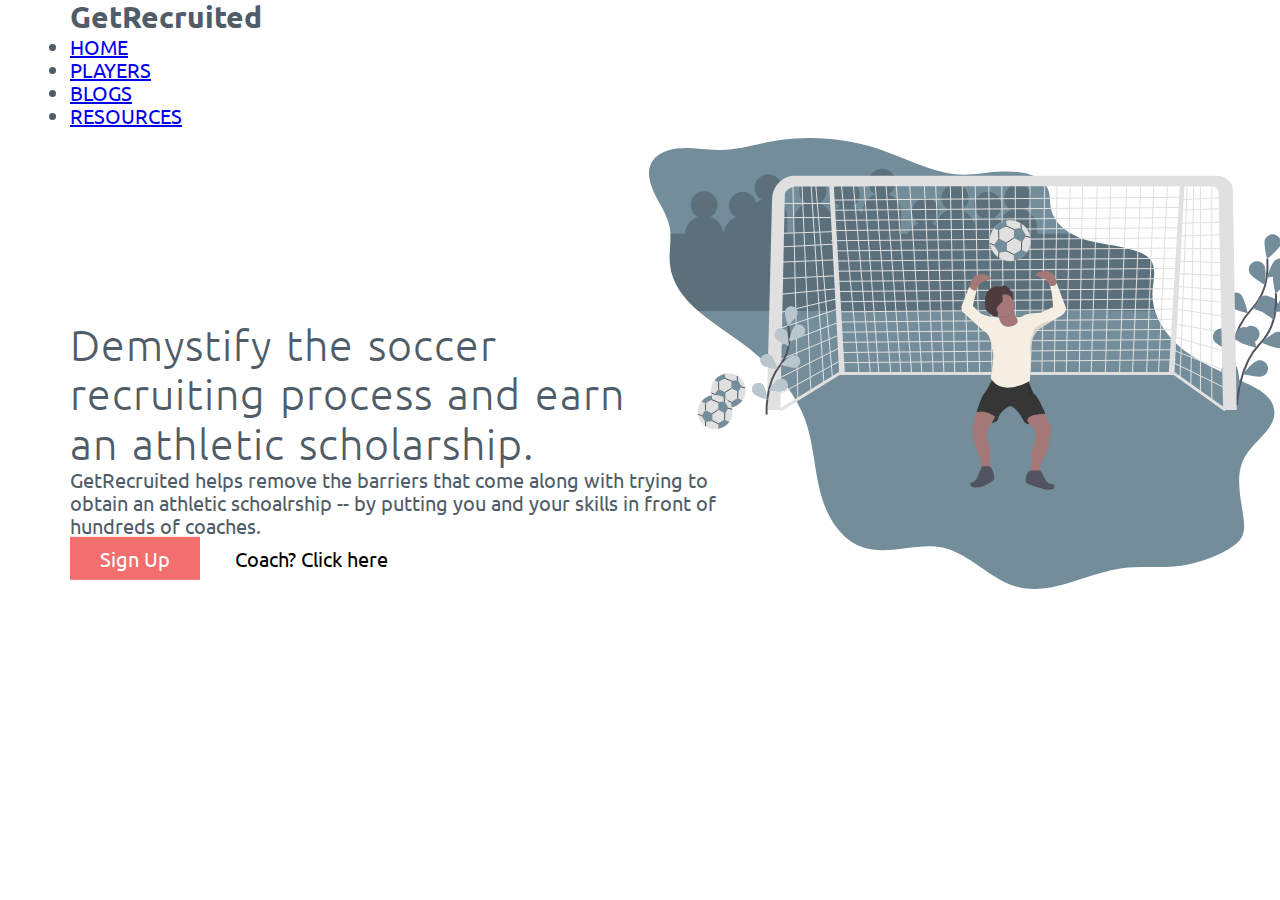
<file: index.html>
<!DOCTYPE html>
<html lang="en">
  <head>
    <meta charset="utf-8">
    <link rel="stylesheet" type="text/css" href="vendors/css/normalize.css">
    <link rel="stylesheet" type="text/css" href="vendors/css/grid.css">
    <link rel="stylesheet" type="text/css" href="resources/css/style.css">
    <link href="https://fonts.googleapis.com/css?family=Ubuntu:400,700" rel="stylesheet">
    <title>Get Recruited</title>
  </head>
  <body>
    <header>
      <nav class="navigation-bar">
        <div class="row">
            <h2>GetRecruited</h2>
            <ul class="main-nav">
                <li><a href="#">HOME</a></li>
                <li><a href="#">PLAYERS</a></li>
                <li><a href="#">BLOGS</a></li>
                <li><a href="#">RESOURCES</a></li>
            </ul>
        </div>
      </nav>
      <div class="row box">
        <div class="col span-1-of-2">
          <div class="welcome-text-box">
            <h1>Demystify the soccer <br>recruiting process and earn<br> an athletic scholarship.</h1>
            <p>GetRecruited helps remove the barriers that come along with trying to<br> obtain an athletic schoalrship -- by putting you and your skills in front of<br> hundreds of coaches. </p>
            <a class="btn btn-sign-up" href="#">Sign Up</a>
            <a class="btn btn-coach" href="#">Coach? Click here</a>
          </div>
        </div>
        <div class="col span-1-of-2">
          <div class="goal-image">
            <img src="resources/images/undraw_goal_0v5v.svg" alt"Goal Image">
          </div>
        </div>
      </div>
    </header>
  </body>
</html>
</file>
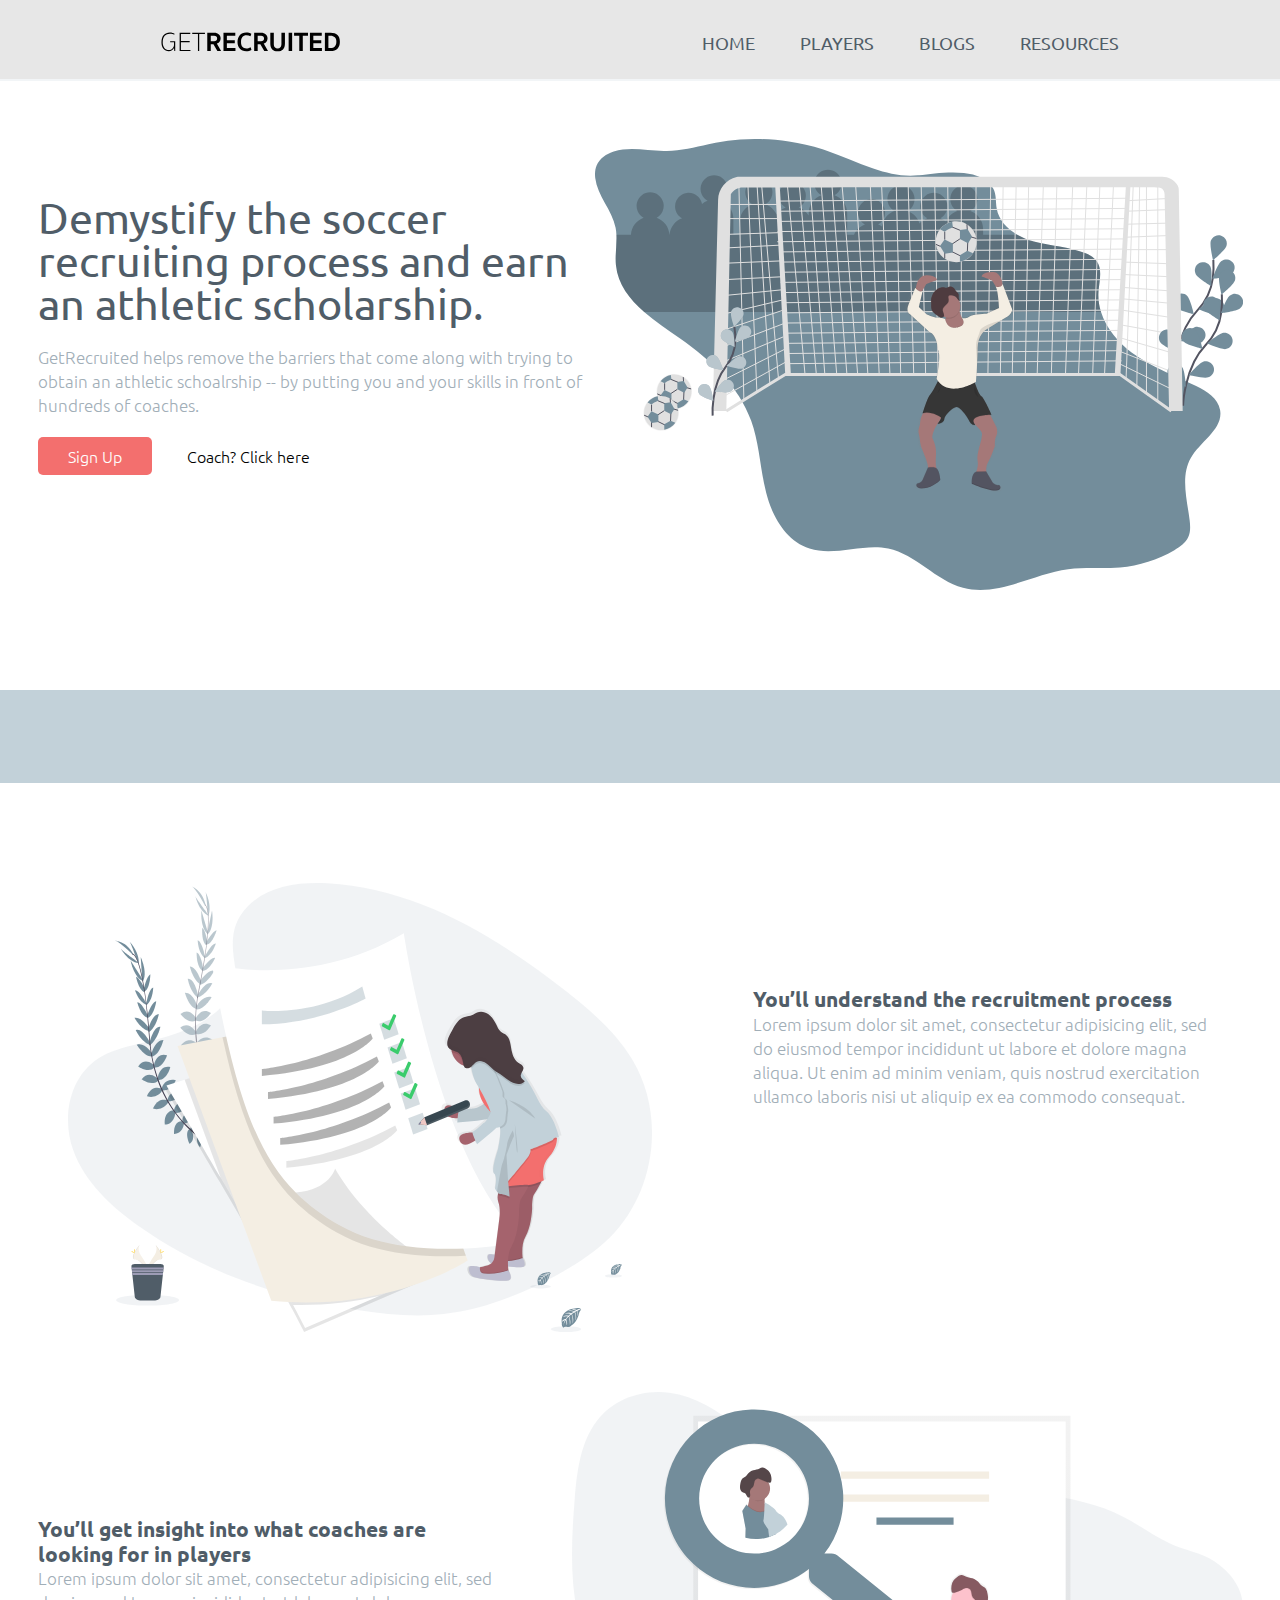
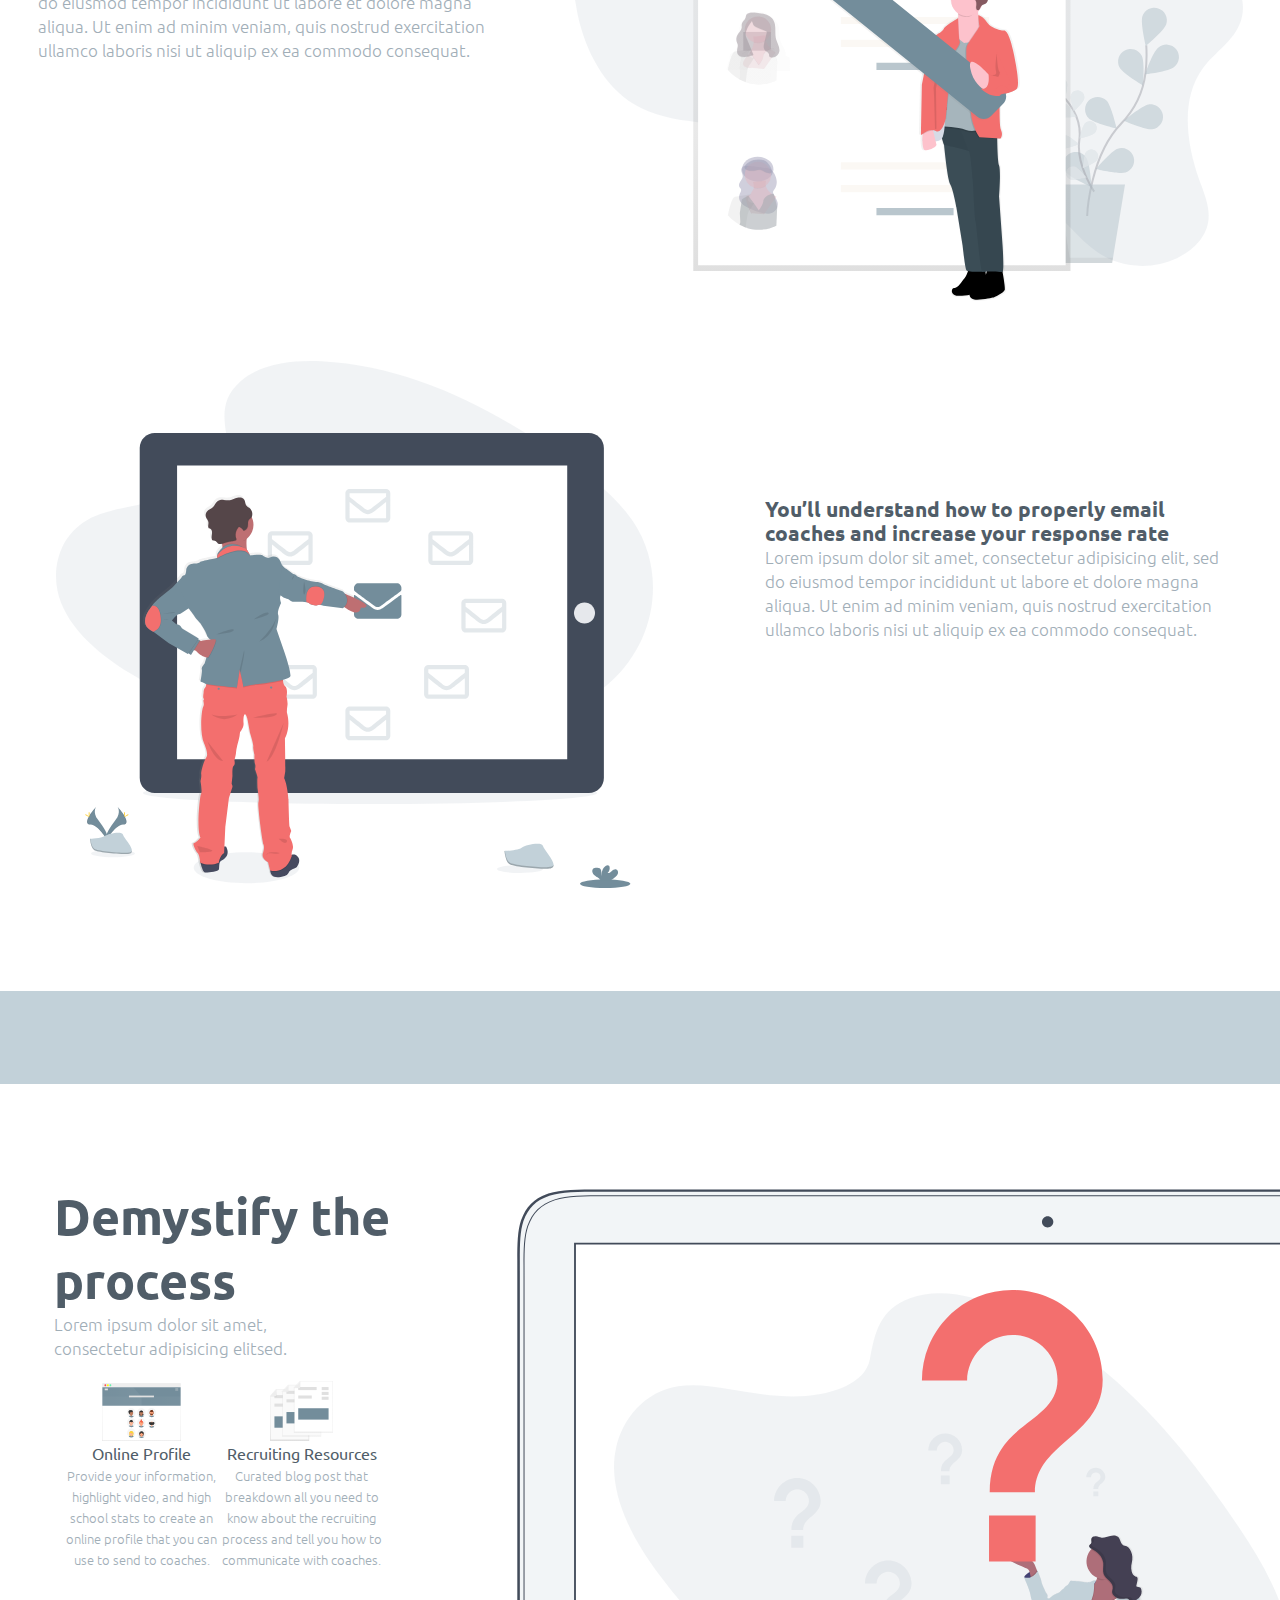
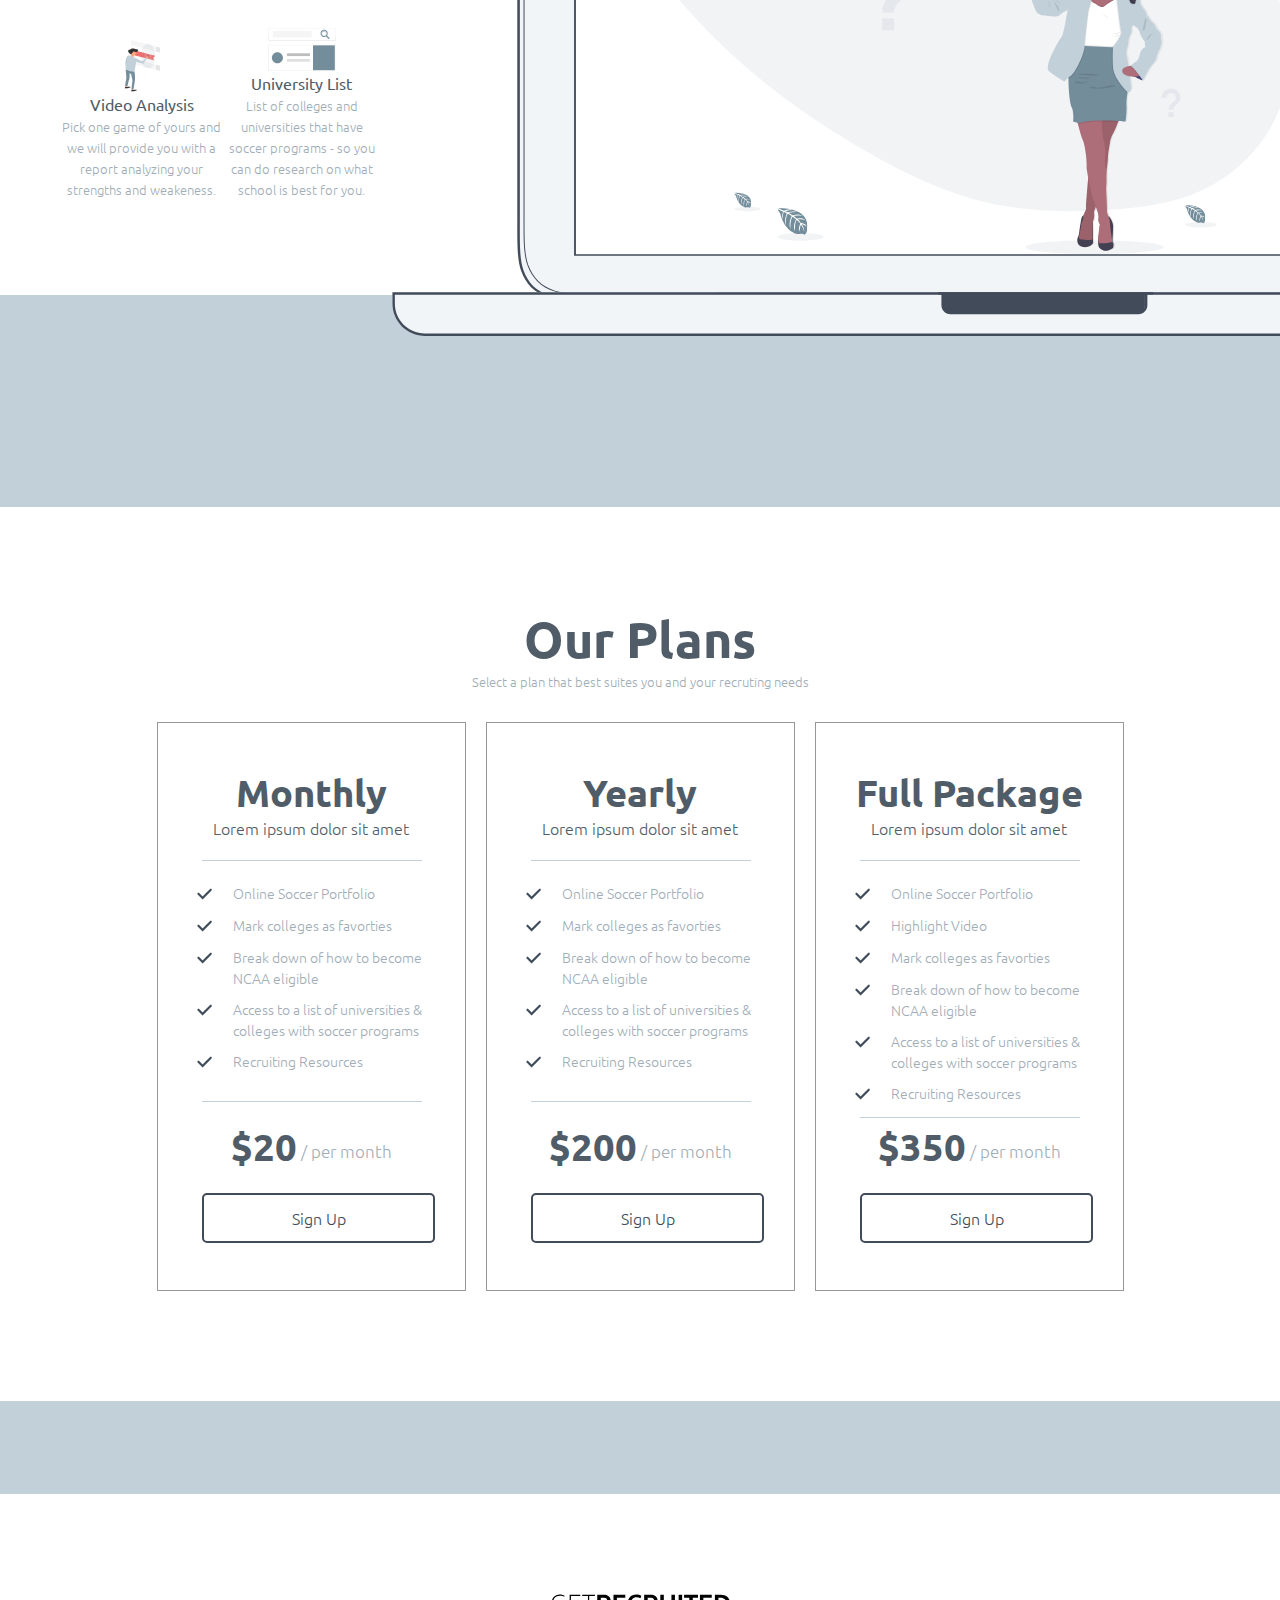
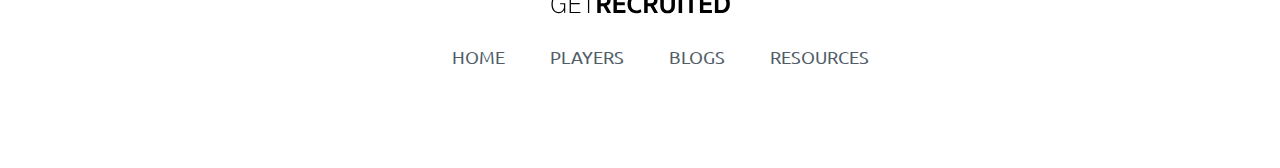
<file: index1.html>
<!DOCTYPE html>
<html lang="en">
  <head>
    <meta charset="utf-8">
    <link rel="stylesheet" type="text/css" href="vendors/css/normalize.css">
    <link rel="stylesheet" type="text/css" href="resources/css/style1.css">
    <link href="https://fonts.googleapis.com/css?family=Ubuntu:300,400,700" rel="stylesheet">
    <title>Get Recruited</title>
  </head>
  <body>
    <header>
      <nav class="navigation-bar">
        <div class="container">
            <img src="resources/images/GetRecruited.svg" alt="GetRecruited">
            <ul class="main-nav">
                <li><a href="#">HOME</a></li>
                <li><a href="#">PLAYERS</a></li>
                <li><a href="#">BLOGS</a></li>
                <li><a href="#">RESOURCES</a></li>
            </ul>
        </div>
      </nav>
      <div class="flex-container-1">
        <div class="flex-item">
          <div class="welcome-text-box">
            <h1>Demystify the soccer <br>recruiting process and earn<br> an athletic scholarship.</h1>
            <p>GetRecruited helps remove the barriers that come along with trying to<br> obtain an athletic schoalrship -- by putting you and your skills in front of<br> hundreds of coaches. </p>
            <a class="btn btn-sign-up" href="#">Sign Up</a>
            <a class="btn btn-coach" href="#">Coach? Click here</a>
          </div>
        </div>
        <div class="flex-item">
          <div class="goal-image">
            <img src="resources/images/undraw_goal_0v5v.svg" alt"Goal Image">
          </div>
        </div>
      </div>
      <hr>
      <div class="flex-container-2 wrap-effect">
        <div class="flex-item">
          <div class="todo-image">
            <img src="resources/images/undraw_to_do_list_a49b.svg" alt"To-do List Image">
          </div>
        </div>
        <div class="flex-item">
          <div class="benefits-text-box-1">
            <h3>You’ll understand the recruitment process</h3>
            <p>Lorem ipsum dolor sit amet, consectetur adipisicing elit, sed do eiusmod tempor incididunt ut labore et dolore magna aliqua. Ut enim ad minim veniam, quis nostrud exercitation ullamco laboris nisi ut aliquip ex ea commodo consequat.</p>
          </div>
        </div>
      </div>
      <div class="flex-container-2">
        <div class="flex-item">
          <div class="benefits-text-box-2">
            <h3>You’ll get insight into what coaches are looking for in players</h3>
            <p>Lorem ipsum dolor sit amet, consectetur adipisicing elit, sed do eiusmod tempor incididunt ut labore et dolore magna aliqua. Ut enim ad minim veniam, quis nostrud exercitation ullamco laboris nisi ut aliquip ex ea commodo consequat.</p>
          </div>
        </div>
        <div class="flex-item">
          <div class="search-image">
            <img src="resources/images/undraw_people_search_wctu.svg" alt"Search Image">
          </div>
        </div>
      </div>
      <div class="flex-container-2 wrap-effect">
        <div class="flex-item">
          <div class="email-image">
            <img src="resources/images/undraw_emails_6uqr.svg" alt"Email Image">
          </div>
        </div>
        <div class="flex-item">
          <div class="benefits-text-box-2">
            <h3>You’ll understand how to properly email coaches and increase your response rate</h3>
            <p>Lorem ipsum dolor sit amet, consectetur adipisicing elit, sed do eiusmod tempor incididunt ut labore et dolore magna aliqua. Ut enim ad minim veniam, quis nostrud exercitation ullamco laboris nisi ut aliquip ex ea commodo consequat.</p>
          </div>
        </div>
      </div>
      <hr>
      <div class="flex-container-1">
        <div class="flex-item">
          <div class="flex-container-3">
            <div class="flex-item">
              <div>
                <h2>Demystify the<br>process</h2>
                <p>Lorem ipsum dolor sit amet,<br>consectetur adipisicing elitsed.</p>
              </div>
            </div>
            <div class="flex-item">
              <div class="flex-container-4">
                <div class="flex-container-5 bullet-box">
                  <div class="process-image">
                    <img src="resources/images/undraw_about_us_page_ee1k.svg" alt"Email Image">
                  </div>
                  <h4>Online Profile</h4>
                  <p class="small-paragraph">Provide your information, highlight video, and high school stats to create an online profile that you can use to send to coaches.</p>
                </div>
                <div class="flex-container-5 bullet-box">
                  <div class="process-image">
                    <img src="resources/images/undraw_files1_9ool.svg" alt"Email Image">
                  </div>
                  <h4>Recruiting Resources</h4>
                  <p class="small-paragraph">Curated blog post that breakdown all you need to know about the recruiting process and tell you how to communicate with coaches.</p>
                </div>
              </div>
              <div class="flex-container-4">
                <div class="flex-container-5 bullet-box">
                  <div class="process-image">
                    <img src="resources/images/undraw_choose_80qg.svg" alt"Selection Image">
                  </div>
                  <h4>Video Analysis</h4>
                  <p class="small-paragraph">Pick one game of yours and we will provide you with a report analyzing your strengths and weakeness.</p>
                </div>
                <div class="flex-container-5 bullet-box">
                  <div class="process-image">
                    <img src="resources/images/undraw_search_2dfv.svg" alt"Email Image">
                  </div>
                  <h4>University List</h4>
                  <p class="small-paragraph">List of colleges and universities that have soccer programs - so you can do research on what school is best for you.</p>
                </div>
              </div>
            </div>
          </div>
        </div>
        <div class="flex-item">
          <div class="laptop-image">
            <img src="resources/images/Laptop.svg" alt"Laptop Image">
          </div>
        </div>
      </div>
      <hr class="large-hr">
      <div>
        <h2 class="h2-centered">Our Plans</h2>
        <p class="small-paragraph">Select a plan that best suites you and your recruting needs</p>
        <div class="flex-container-6">
          <div class="feature-box">
            <h5>Monthly</h5>
            <p class="dark-paragraph">Lorem ipsum dolor sit amet</p>
            <hr class="small-hr">
            <div class="feature-flex">
              <div class="feature-line">
                <img src="resources/images/icon.svg" alt"Check Icon"><p class="feature-paragraph">Online Soccer Portfolio</p>
              </div>
              <div class="feature-line">
                <img src="resources/images/icon.svg" alt"Check Icon"><p class="feature-paragraph">Mark colleges as favorties</p>
              </div>
              <div class="feature-line">
                <img src="resources/images/icon.svg" alt"Check Icon"><p class="feature-paragraph">Break down of how to become NCAA eligible</p>
              </div>
              <div class="feature-line">
                <img src="resources/images/icon.svg" alt"Check Icon"><p class="feature-paragraph">Access to a list of universities & colleges with soccer programs</p>
              </div>
              <div class="feature-line">
                <img src="resources/images/icon.svg" alt"Check Icon"><p class="feature-paragraph">Recruiting Resources</p>
              </div>
            </div>
            <hr class="small-hr">
            <div class="feature-pricing">
                <h5 class="pricing-h5">$20</h5><p class="pricing-paragraph">/ per month</p>
            </div>
            <a class="feature-btn" href="#">Sign Up</a>
          </div>
          <div class="feature-box">
            <h5>Yearly</h5>
            <p class="dark-paragraph">Lorem ipsum dolor sit amet</p>
            <hr class="small-hr">
            <div class="feature-flex">
              <div class="feature-line">
                <img src="resources/images/icon.svg" alt"Check Icon"><p class="feature-paragraph">Online Soccer Portfolio</p>
              </div>
              <div class="feature-line">
                <img src="resources/images/icon.svg" alt"Check Icon"><p class="feature-paragraph">Mark colleges as favorties</p>
              </div>
              <div class="feature-line">
                <img src="resources/images/icon.svg" alt"Check Icon"><p class="feature-paragraph">Break down of how to become NCAA eligible</p>
              </div>
              <div class="feature-line">
                <img src="resources/images/icon.svg" alt"Check Icon"><p class="feature-paragraph">Access to a list of universities & colleges with soccer programs</p>
              </div>
              <div class="feature-line">
                <img src="resources/images/icon.svg" alt"Check Icon"><p class="feature-paragraph">Recruiting Resources</p>
              </div>
            </div>
            <hr class="small-hr">
            <div class="feature-pricing">
                <h5 class="pricing-h5">$200</h5><p class="pricing-paragraph">/ per month</p>
            </div>
            <a class="feature-btn" href="#">Sign Up</a>
          </div>
          <div class="feature-box">
            <h5>Full Package</h5>
            <p class="dark-paragraph">Lorem ipsum dolor sit amet</p>
            <hr class="small-hr">
            <div class="feature-flex">
              <div class="feature-line">
                <img src="resources/images/icon.svg" alt"Check Icon"><p class="feature-paragraph">Online Soccer Portfolio</p>
              </div>
              <div class="feature-line">
                <img src="resources/images/icon.svg" alt"Check Icon"><p class="feature-paragraph">Highlight Video</p>
              </div>
              <div class="feature-line">
                <img src="resources/images/icon.svg" alt"Check Icon"><p class="feature-paragraph">Mark colleges as favorties</p>
              </div>
              <div class="feature-line">
                <img src="resources/images/icon.svg" alt"Check Icon"><p class="feature-paragraph">Break down of how to become NCAA eligible</p>
              </div>
              <div class="feature-line">
                <img src="resources/images/icon.svg" alt"Check Icon"><p class="feature-paragraph">Access to a list of universities & colleges with soccer programs</p>
              </div>
              <div class="feature-line">
                <img src="resources/images/icon.svg" alt"Check Icon"><p class="feature-paragraph">Recruiting Resources</p>
              </div>
            </div>
            <hr class="small-hr reduced-margin-hr">
            <div class="feature-pricing">
                <h5 class="pricing-h5">$350</h5><p class="pricing-paragraph">/ per month</p>
            </div>
            <a class="feature-btn" href="#">Sign Up</a>
          </div>
        </div>
      </div>
      <hr>
      <div class="container-2">
          <img src="resources/images/GetRecruited.svg" alt="GetRecruited"  class="get-recruited">
          <ul class="main-nav">
              <li><a href="#">HOME</a></li>
              <li><a href="#">PLAYERS</a></li>
              <li><a href="#">BLOGS</a></li>
              <li><a href="#">RESOURCES</a></li>
          </ul>
      </div>
    </header>
  </body>
</html>
</file>
<file: vendors/css/grid.css>
/*  SECTIONS  ============================================================================= */

.section {
	clear: both;
	padding: 0px;
	margin: 0px;
}

/*  GROUPING  ============================================================================= */

.row {
    zoom: 1; /* For IE 6/7 (trigger hasLayout) */
}

.row:before,
.row:after {
    content:"";
    display:table;
}
.row:after {
    clear:both;
}

/*  GRID COLUMN SETUP   ==================================================================== */

.col {
	display: block;
	float:left;
	margin: 1% 0 1% 1.6%;
}

.col:first-child { margin-left: 0; } /* all browsers except IE6 and lower */


/*  REMOVE MARGINS AS ALL GO FULL WIDTH AT 480 PIXELS */

@media only screen and (max-width: 480px) {
	.col { 
		/*margin: 1% 0 1% 0%;*/
        margin: 0;
	}
}


/*  GRID OF TWO   ============================================================================= */


.span-2-of-2 {
	width: 100%;
}

.span-1-of-2 {
	width: 49.2%;
}

/*  GO FULL WIDTH AT LESS THAN 480 PIXELS */

@media only screen and (max-width: 480px) {
	.span-2-of-2 {
		width: 100%; 
	}
	.span-1-of-2 {
		width: 100%; 
	}
}


/*  GRID OF THREE   ============================================================================= */

	
.span-3-of-3 {
	width: 100%; 
}

.span-2-of-3 {
	width: 66.13%; 
}

.span-1-of-3 {
	width: 32.26%; 
}


/*  GO FULL WIDTH AT LESS THAN 480 PIXELS */

@media only screen and (max-width: 480px) {
	.span-3-of-3 {
		width: 100%; 
	}
	.span-2-of-3 {
		width: 100%; 
	}
	.span-1-of-3 {
		width: 100%;
	}
}

/*  GRID OF FOUR   ============================================================================= */

	
.span-4-of-4 {
	width: 100%; 
}

.span-3-of-4 {
	width: 74.6%; 
}

.span-2-of-4 {
	width: 49.2%; 
}

.span-1-of-4 {
	width: 23.8%; 
}


/*  GO FULL WIDTH AT LESS THAN 480 PIXELS */

@media only screen and (max-width: 480px) {
	.span-4-of-4 {
		width: 100%; 
	}
	.span-3-of-4 {
		width: 100%; 
	}
	.span-2-of-4 {
		width: 100%; 
	}
	.span-1-of-4 {
		width: 100%; 
	}
}


/*  GRID OF FIVE   ============================================================================= */

	
.span-5-of-5 {
	width: 100%;
}

.span-4-of-5 {
  	width: 79.68%; 
}

.span-3-of-5 {
  	width: 59.36%; 
}

.span-2-of-5 {
  	width: 39.04%;
}

.span-1-of-5 {
  	width: 18.72%;
}


/*  GO FULL WIDTH AT LESS THAN 480 PIXELS */

@media only screen and (max-width: 480px) {
	.span-5-of-5 {
		width: 100%; 
	}
	.span-4-of-5 {
		width: 100%; 
	}
	.span-3-of-5 {
		width: 100%; 
	}
	.span-2-of-5 {
		width: 100%; 
	}
	.span-1-of-5 {
		width: 100%; 
	}
}


/*  GRID OF SIX   ============================================================================= */


.span-6-of-6 {
	width: 100%;
}

.span-5-of-6 {
  	width: 83.06%;
}

.span-4-of-6 {
  	width: 66.13%;
}

.span-3-of-6 {
  	width: 49.2%;
}

.span-2-of-6 {
  	width: 32.26%;
}

.span-1-of-6 {
  	width: 15.33%;
}


/*  GO FULL WIDTH AT LESS THAN 480 PIXELS */

@media only screen and (max-width: 480px) {
	.span-6-of-6 {
		width: 100%; 
	}
	.span-5-of-6 {
		width: 100%; 
	}
	.span-4-of-6 {
		width: 100%; 
	}
	.span-3-of-6 {
		width: 100%; 
	}
	.span-2-of-6 {
		width: 100%; 
	}
	.span-1-of-6 {
		width: 100%; 
	}
}



/*  GRID OF SEVEN   ============================================================================= */


.span-7-of-7 {
	width: 100%;
}

.span-6-of-7 {
	width: 85.48%;
}

.span-5-of-7 {
  	width: 70.97%;
}

.span-4-of-7 {
  	width: 56.45%;
}

.span-3-of-7 {
  	width: 41.94%;
}

.span-2-of-7 {
  	width: 27.42%;
}

.span-1-of-7 {
  	width: 12.91%;
}


/*  GO FULL WIDTH AT LESS THAN 480 PIXELS */

@media only screen and (max-width: 480px) {
	.span-7-of-7 {
		width: 100%; 
	}
	.span-6-of-7 {
		width: 100%; 
	}
	.span-5-of-7 {
		width: 100%; 
	}
	.span-4-of-7 {
		width: 100%; 
	}
	.span-3-of-7 {
		width: 100%; 
	}
	.span-2-of-7 {
		width: 100%; 
	}
	.span-1-of-7 {
		width: 100%; 
	}
}


/*  GRID OF EIGHT   ============================================================================= */

	
.span-8-of-8 {
	width: 100%;
}

.span-7-of-8 {
	width: 87.3%; 
}

.span-6-of-8 {
	width: 74.6%; 
}

.span-5-of-8 {
	width: 61.9%; 
}

.span-4-of-8 {
	width: 49.2%; 
}

.span-3-of-8 {
	width: 36.5%;
}

.span-2-of-8 {
	width: 23.8%; 
}

.span-1-of-8 {
	width: 11.1%; 
}


/*  GO FULL WIDTH AT LESS THAN 480 PIXELS */

@media only screen and (max-width: 480px) {
	.span-8-of-8 {
		width: 100%; 
	}
	.span-7-of-8 {
		width: 100%; 
	}
	.span-6-of-8 {
		width: 100%; 
	}
	.span-5-of-8 {
		width: 100%; 
	}
	.span-4-of-8 {
		width: 100%; 
	}
	.span-3-of-8 {
		width: 100%; 
	}
	.span-2-of-8 {
		width: 100%; 
	}
	.span-1-of-8 {
		width: 100%; 
	}
}


/*  GRID OF NINE   ============================================================================= */


.span-9-of-9 {
	width: 100%;
}

.span-8-of-9 {
	width: 88.71%;
}

.span-7-of-9 {
	width: 77.42%; 
}

.span-6-of-9 {
	width: 66.13%; 
}

.span-5-of-9 {
	width: 54.84%; 
}

.span-4-of-9 {
	width: 43.55%; 
}

.span-3-of-9 {
	width: 32.26%;
}

.span-2-of-9 {
	width: 20.97%; 
}

.span-1-of-9 {
	width: 9.68%; 
}


/*  GO FULL WIDTH AT LESS THAN 480 PIXELS */

@media only screen and (max-width: 480px) {
	.span-9-of-9 {
		width: 100%; 
	}
	.span-8-of-9 {
		width: 100%; 
	}
	.span-7-of-9 {
		width: 100%; 
	}
	.span-6-of-9 {
		width: 100%; 
	}
	.span-5-of-9 {
		width: 100%; 
	}
	.span-4-of-9 {
		width: 100%; 
	}
	.span-3-of-9 {
		width: 100%; 
	}
	.span-2-of-9 {
		width: 100%; 
	}
	.span-1-of-9 {
		width: 100%; 
	}
}


/*  GRID OF TEN   ============================================================================= */


.span-10-of-10 {
	width: 100%;
}

.span-9-of-10 {
	width: 89.84%;
}

.span-8-of-10 {
	width: 79.68%;
}

.span-7-of-10 {
	width: 69.52%; 
}

.span-6-of-10 {
	width: 59.36%; 
}

.span-5-of-10 {
	width: 49.2%; 
}

.span-4-of-10 {
	width: 39.04%; 
}

.span-3-of-10 {
	width: 28.88%;
}

.span-2-of-10 {
	width: 18.72%; 
}

.span-1-of-10 {
	width: 8.56%; 
}


/*  GO FULL WIDTH AT LESS THAN 480 PIXELS */

@media only screen and (max-width: 480px) {
	.span-10-of-10 {
		width: 100%; 
	}
	.span-9-of-10 {
		width: 100%; 
	}
	.span-8-of-10 {
		width: 100%; 
	}
	.span-7-of-10 {
		width: 100%; 
	}
	.span-6-of-10 {
		width: 100%; 
	}
	.span-5-of-10 {
		width: 100%; 
	}
	.span-4-of-10 {
		width: 100%; 
	}
	.span-3-of-10 {
		width: 100%; 
	}
	.span-2-of-10 {
		width: 100%; 
	}
	.span-1-of-10 {
		width: 100%; 
	}
}


/*  GRID OF ELEVEN   ============================================================================= */

.span-11-of-11 {
	width: 100%;
}

.span-10-of-11 {
	width: 90.76%;
}

.span-9-of-11 {
	width: 81.52%;
}

.span-8-of-11 {
	width: 72.29%;
}

.span-7-of-11 {
	width: 63.05%; 
}

.span-6-of-11 {
	width: 53.81%; 
}

.span-5-of-11 {
	width: 44.58%; 
}

.span-4-of-11 {
	width: 35.34%; 
}

.span-3-of-11 {
	width: 26.1%;
}

.span-2-of-11 {
	width: 16.87%; 
}

.span-1-of-11 {
	width: 7.63%; 
}


/*  GO FULL WIDTH AT LESS THAN 480 PIXELS */

@media only screen and (max-width: 480px) {
	.span-11-of-11 {
		width: 100%; 
	}
	.span-10-of-11 {
		width: 100%; 
	}
	.span-9-of-11 {
		width: 100%; 
	}
	.span-8-of-11 {
		width: 100%; 
	}
	.span-7-of-11 {
		width: 100%; 
	}
	.span-6-of-11 {
		width: 100%; 
	}
	.span-5-of-11 {
		width: 100%; 
	}
	.span-4-of-11 {
		width: 100%; 
	}
	.span-3-of-11 {
		width: 100%; 
	}
	.span-2-of-11 {
		width: 100%; 
	}
	.span-1-of-11 {
		width: 100%; 
	}
}


/*  GRID OF TWELVE   ============================================================================= */

.span-12-of-12 {
	width: 100%;
}

.span-11-of-12 {
	width: 91.53%;
}

.span-10-of-12 {
	width: 83.06%;
}

.span-9-of-12 {
	width: 74.6%;
}

.span-8-of-12 {
	width: 66.13%;
}

.span-7-of-12 {
	width: 57.66%; 
}

.span-6-of-12 {
	width: 49.2%; 
}

.span-5-of-12 {
	width: 40.73%; 
}

.span-4-of-12 {
	width: 32.26%; 
}

.span-3-of-12 {
	width: 23.8%;
}

.span-2-of-12 {
	width: 15.33%; 
}

.span-1-of-12 {
	width: 6.86%; 
}


/*  GO FULL WIDTH AT LESS THAN 480 PIXELS */

@media only screen and (max-width: 480px) {
	.span-12-of-12 {
		width: 100%; 
	}
	.span-11-of-12 {
		width: 100%; 
	}
	.span-10-of-12 {
		width: 100%; 
	}
	.span-9-of-12 {
		width: 100%; 
	}
	.span-8-of-12 {
		width: 100%; 
	}
	.span-7-of-12 {
		width: 100%; 
	}
	.span-6-of-12 {
		width: 100%; 
	}
	.span-5-of-12 {
		width: 100%; 
	}
	.span-4-of-12 {
		width: 100%; 
	}
	.span-3-of-12 {
		width: 100%; 
	}
	.span-2-of-12 {
		width: 100%; 
	}
	.span-1-of-12 {
		width: 100%; 
	}
}
</file>
<file: resources/css/style.css>
* {
  margin: 0;
  padding: 0;
  box-sizing: border-box;
}

html {
  background-color: #fff;
  color: #505D68;
  font-family: 'Ubuntu', 'Arial', sans-serif;
  font-size: 20px;
  font-weight: 400;
  text-rendering: optimizeLegibility;
}

.row {
  max-width: 1140px;
  margin: 0 auto;

}

.welcome-text-box {
  position: absolute;
  width: 1140px;
  top: 50%;
  left: 50%;
  transform: translate(-50%, -50%);
}


h1 {
  font-size: 215%;
  font-weight: 300;
  margin: 0;
  letter-spacing: 1px;
  word-spacing: 3px;
}

.btn {
  display: inline-block;
  padding: 10px 30px;
  text-decoration: none;
}

.btn-sign-up {
  background: #F36F6E;
  color: #fff;
}

.btn-coach {
  color: #000;
}
</file>
<file: resources/css/style1.css>
/* ---------------------------------------- */
/* Basic Setup */
/* ---------------------------------------- */



* {
  margin: 0;
  padding: 0;
  box-sizing: border-box;
}

html {
  background-color: #fff;
  color: #A1AEB7;
  font-family: 'Ubuntu', 'Arial', sans-serif;
  font-size: 20px;
  font-weight: 400;
  text-rendering: optimizeLegibility;
}

/* ---------------------------------------- */
/* Reusable Component */
/* ---------------------------------------- */

.container {
  padding-top: 30px;
  display: flex;
  align-items: center;
  flex-direction: row;
  justify-content: space-around;
}

.container-2 {
  margin-bottom: 100px;
  display: flex;
  align-items: center;
  flex-direction: column;
  justify-content: space-between;
}


.flex-container-1 {
  margin-top: 60px;
  display: flex;
  flex-direction: row;
  justify-content: center;
  flex-wrap: wrap;
  align-items: center;
}

.flex-container-2 {
  margin-top: 60px;
  display: flex;
  flex-direction: row;
  justify-content: space-around;
  flex-wrap: wrap;
  align-items: center;
}

.flex-container-3 {
  display: flex;
  flex-direction: column;
  justify-content: space-between;
  flex-wrap: wrap;
  align-items: center;
}

.flex-container-4 {
  display: flex;
  flex-direction: row;
  justify-content: space-between;
  flex-wrap: wrap;
  align-items: center;
  margin-bottom: 20px;
}

.flex-container-5 {
  display: flex;
  flex-direction: column;
  /* justify-content: center; */
  flex-wrap: wrap;
  align-items: center;
}

.flex-container-6 {
  display: flex;
  flex-direction: row;
  justify-content: center;
  flex-wrap: wrap;
}

.feature-flex {
  display: flex;
  flex-direction: column;

}

.feature-line {
  display: flex;
  flex-direction: row;
  justify-content: center;
  align-items: flex-start;
    margin-bottom: 8px;
}

.feature-pricing {
  display: flex;
  flex-direction: row;
  justify-content: center;
  align-items: center;
  margin-bottom: 35px
}

.wrap-effect {
  flex-wrap: wrap-reverse;
}

.flex-item {
/* flex-shrink: 3; */
 /* this class should be removed from the project
 it is unused and unneccessary */
}

hr {
  margin-top: 100px;
  margin-bottom: 100px;
  height: 93px;
  background-color: #C2D1D9;
  border: none;
}

.large-hr {
  margin-top: 55px;
  margin-bottom: 100px;
  height: 212px;
}

.small-hr {
  margin-top: 20px;
  margin-bottom: 20px;
  margin-left: 44.5px;
  height: 1px;
  width: 220px;
  align: middle;
}

.reduced-margin-hr {
  margin-top: 4px;
  margin-bottom: 4px;
}


/* ---------- Headings ---------- */
h1 {
  color: #505D68;
  font-size: 215%;
  font-weight: 400;
  margin-top: 0;
  margin-bottom: 20px;
  line-height: 100%;
}

h2 {
  color: #505D68;
  font-size: 250%;
  font-weight: 700;
  line-height: 64px;
}

.h2-centered {
  text-align: center;
}

h3 {
  color: #505D68;
  font-size: 105%;
  font-weight: 700;
}

h4 {
  color: #505D68;
  font-size: 80%;
  font-weight: 400;
  line-height: 24px;
  text-align: center;
}

h5 {
  color: #505D68;
  font-size: 190%;
  font-weight: 700;
  line-height: 48px;
  text-align: center;
  margin-top: 45px;
}

.pricing-h5 {
  margin: 0
}


p {
  margin-bottom: 20px;
  font-size: 85%;
  font-weight: 300;
  line-height: 24px;
}

.small-paragraph {
  font-size: 65%;
  line-height: 21px;
  text-align: center;
}

.dark-paragraph {
  color: #505D68;
  font-size: 80%;
  text-align: center;
}

.feature-paragraph {
  line-height: 21px;
  font-size: 70%;
  text-align: left;
  margin-bottom: 0px;
  margin-left: 16px;
  margin-top: 2px;
  width: 197px;
}

.pricing-paragraph {
  margin: 10px 0px 0px 4px;
}


/* ---------- Buttons ---------- */
.btn:link,
.btn:visited {
  display: inline-block;
  padding: 10px 30px;
  text-decoration: none;
  font-size: 80%;
  font-weight: 100;
  transition: background-color 0.2s, text-decoration 0.2s;
}

.btn-sign-up:link,
.btn-sign-up:visited {
  background-color: #F36F6E;
  color: #fff;
  border-radius: 5px
}

.btn-coach:link,
.btn-coach:visited {
  color: #000;
}


.btn-sign-up:hover,
.btn-sign-up:active {
  background-color: #f0504f;
}

.btn-coach:hover,
.btn-coach:active {
  color: #000;
  text-decoration: underline;
}

.feature-btn:link,
.feature-btn:visited {
  color: #424B5A;
  background-color: #FFF;
  border: 2px solid #424B5A;
  border-radius: 5px;
  padding: 12px 87.5px;
  text-decoration: none;
  font-size: 80%;
  font-weight: 100;
  transition: background-color 0.2s, text-decoration 0.2s;
  margin-top: 40px;
  margin-left: 44.5px;

}

/* ---------------------------------------- */
/* Header */
/* ---------------------------------------- */

.navigation-bar {
  background: #E7E7E7;
  box-shadow: 0px 2px #F2F5F7;
  height: 79px;
  padding: auto auto;
  margin: auto auto;
}

.welcome-text-box {
  width: 557px;
  height: 338px;
}

.benefits-text-box-1 {
  width: 459px;
  height: 240.1px;
}

.benefits-text-box-2 {
  width: 459px;
  height: 258.1px;
}

.bullet-box{
  width: 160px;
  height: 210px;
  justify-content: flex-end;
}

.feature-box{
  width: 309px;
  height: 569px;
  border: 1px solid #979797;
  margin: 10px 10px;
}

/* ---------- Images ---------- */
.goal-image {
  width: 648px;
  height: 451px;
}

.todo-image {
  width: 548px;
  height: 449px;
}

.search-image {
  width: 671px;
  height: 509px;
}

.laptop-image {
  margin-right: 0;
  width: 837px;
  height: 650px;
}

.process-image img {
  vertical-align: middle;
  justify-content: center;
}

.get-recruited {
  margin-bottom: 30px;
}

.main-nav {
  float: right;
  list-style: none;
}

.main-nav li {
  display: inline-block;
  margin-left: 40px;
}

.main-nav li a {
  color: #505D68;
  text-decoration: none;
  text-transform: uppercase;
  font-size: 90%;
}
</file>
